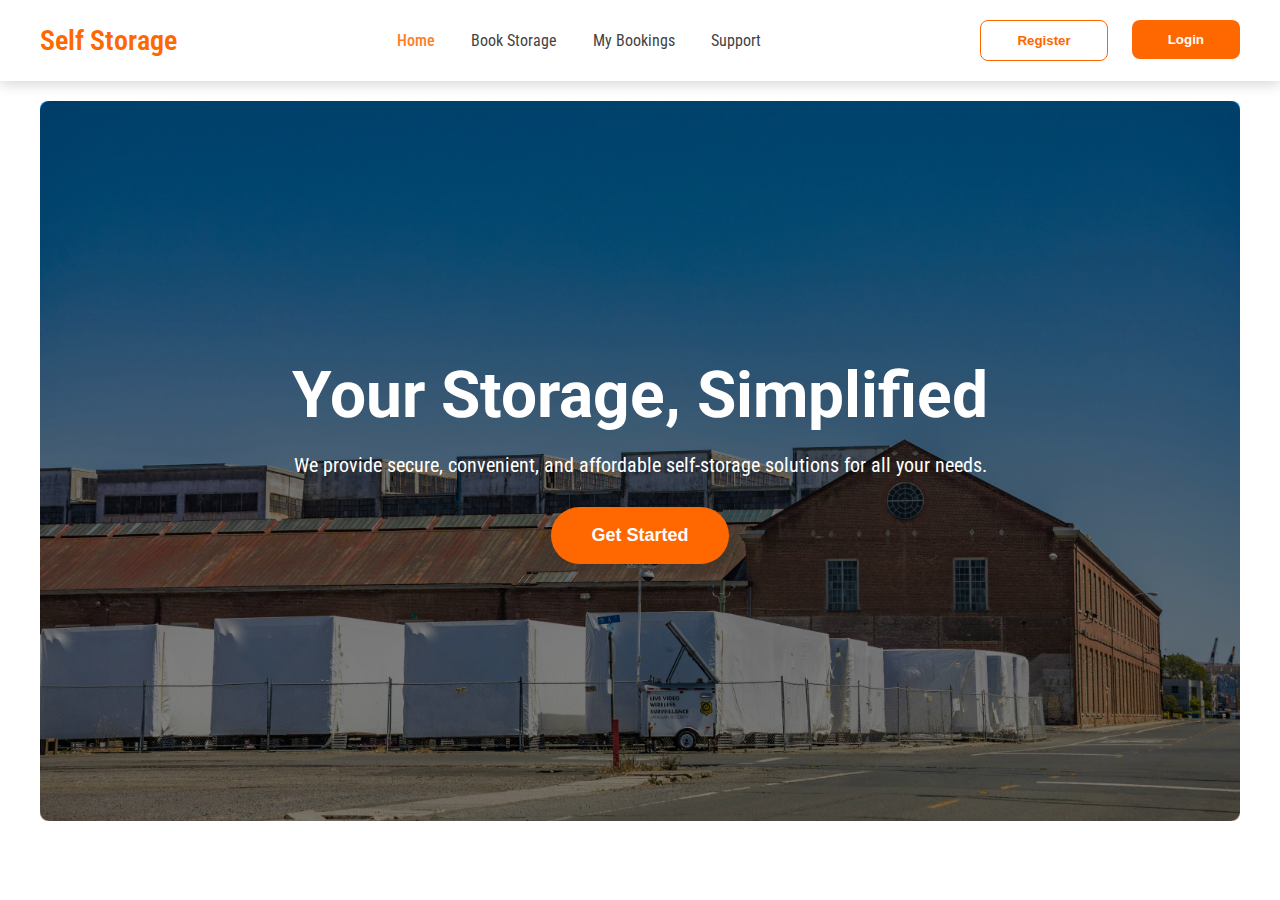
<file: frontend/index.html>
<!DOCTYPE html>
<html lang="en">
<head>
    <meta charset="UTF-8">
    <meta name="viewport" content="width=device-width, initial-scale=1.0">
    <title>Self Storage</title>
    <link rel="stylesheet" href="styles/main.css">
    <link rel="stylesheet" href="https://fonts.googleapis.com/css2?family=Roboto:wght@400;500;600;700&display=swap">
    <link rel="stylesheet" href="https://fonts.googleapis.com/css2?family=Roboto+Condensed:wght@300;400;500;600;700&display=swap">
</head>
<body>
    <header>
        <nav>
            <a href="#"><div id="navbar-brand">Self <span>Storage</span></div></a>
            <ul id="navitems">
              <a href="#"><li class="navitem active">Home</li></a>
               <a href="dashboard.html"><li class="navitem">Book Storage</li></a> 
                <a href="dashboard.html"><li class="navitem">My Bookings</li></a>
               <a href="#support"><li class="navitem">Support</li></a>
            </ul>
            <div class="auth-buttons">
                <a href="register.html"> <button id="register-btn">Register</button></a>
                <a href="login.html"><button id="login-btn">Login</button></a>
            </div>
        </nav>

        <!-- Hero Section -->
        <section id="hero-section">
            <div class="hero-overlay">
                <h1 class="hero-header">Your Storage, Simplified</h1>
                <p class="hero-subtext">We provide secure, convenient, and affordable self-storage solutions for all your needs.</p>
                
                <div>
               <a href="login.html"><button class="cta-button btn-primary">Get Started</button></a> 

                </div>
            </div>
        </section>
    </header>
</body>
</html>
</file>
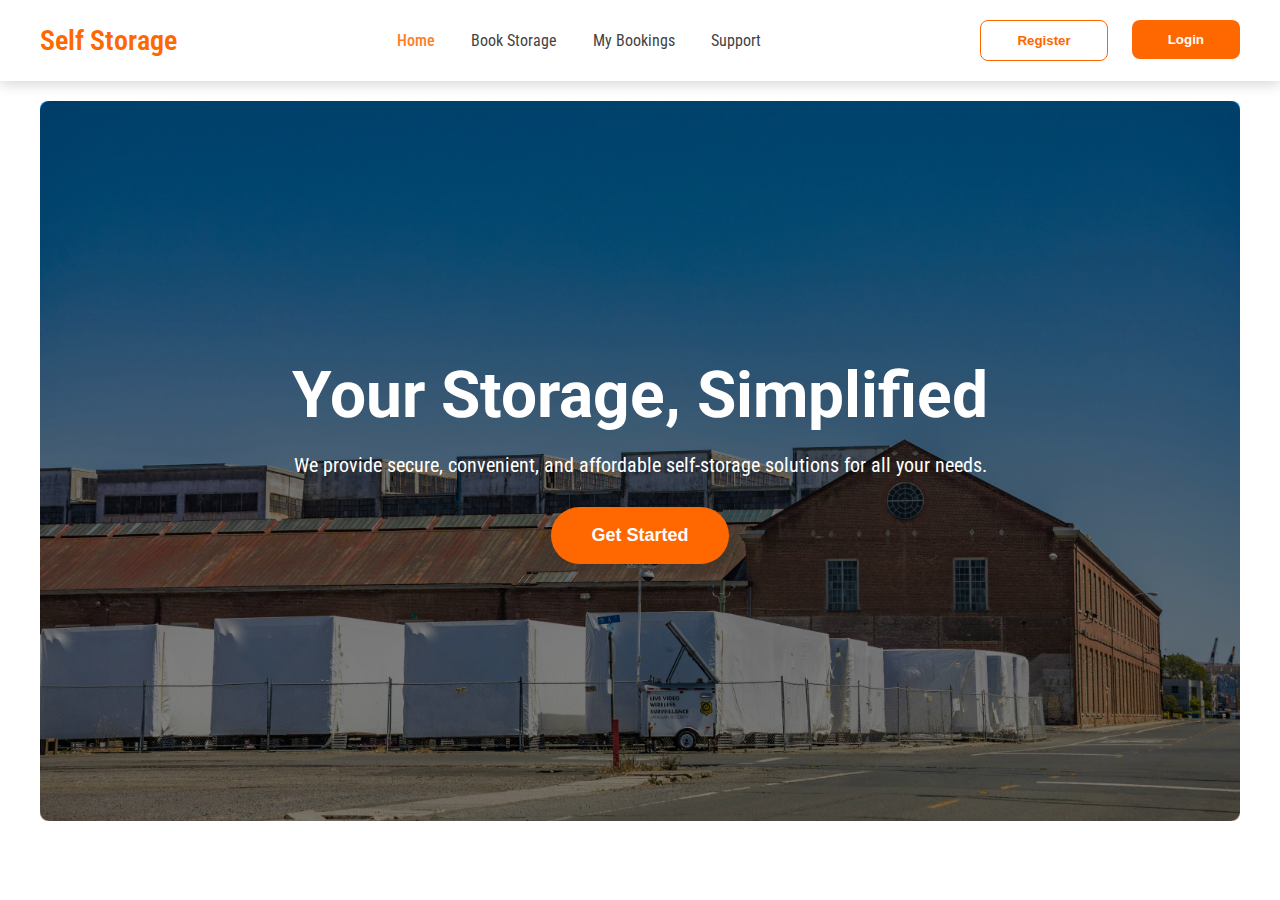
<file: Capstone-Group5/frontend/index.html>
<!DOCTYPE html>
<html lang="en">
<head>
    <meta charset="UTF-8">
    <meta name="viewport" content="width=device-width, initial-scale=1.0">
    <title>Self Storage</title>
    <link rel="stylesheet" href="styles/main.css">
    <link rel="stylesheet" href="https://fonts.googleapis.com/css2?family=Roboto:wght@400;500;600;700&display=swap">
    <link rel="stylesheet" href="https://fonts.googleapis.com/css2?family=Roboto+Condensed:wght@300;400;500;600;700&display=swap">
</head>
<body>
    <header>
        <nav>
            <div id="navbar-brand">Self <span>Storage</span></div>
            <ul id="navitems">
                <li class="navitem active">Home</li>
                <li class="navitem">Book Storage</li>
                <li class="navitem">My Bookings</li>
                <li class="navitem">Support</li>
            </ul>
            <div class="auth-buttons">
                <a href="register.html"> <button id="register-btn">Register</button></a>
                <a><button id="login-btn">Login</button></a>
            </div>
        </nav>

        <!-- Hero Section -->
        <section id="hero-section">
            <div class="hero-overlay">
                <h1 class="hero-header">Your Storage, Simplified</h1>
                <p class="hero-subtext">We provide secure, convenient, and affordable self-storage solutions for all your needs.</p>
                
                <div>
                <button class="cta-button btn-primary">Get Started</button>

                </div>
            </div>
        </section>
    </header>
</body>
</html>
</file>
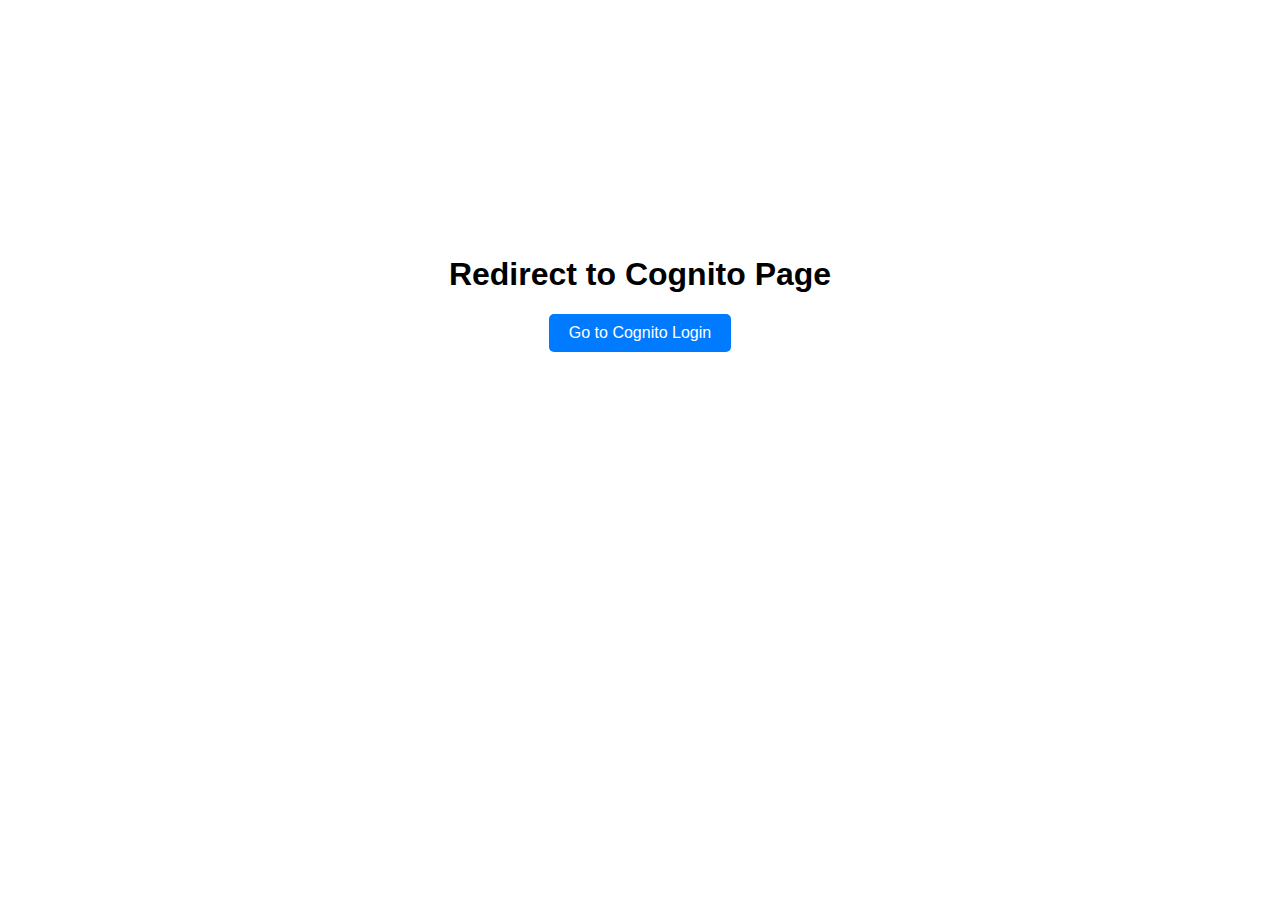
<file: front_end/cognito-login/index.html>
<!DOCTYPE html>
<html lang="en">
<head>
    <meta charset="UTF-8">
    <meta name="viewport" content="width=device-width, initial-scale=1.0">
    <title>Redirect Button</title>
    <style>
        body {
            font-family: Arial, sans-serif;
            text-align: center;
            margin-top: 20%;
        }
        button {
            padding: 10px 20px;
            font-size: 16px;
            background-color: #007BFF;
            color: white;
            border: none;
            border-radius: 5px;
            cursor: pointer;
        }
        button:hover {
            background-color: #0056b3;
        }
    </style>
</head>
<body>
    <h1>Redirect to Cognito Page</h1>
    <button id="redirectButton">Go to Cognito Login</button>

    <script>
        document.getElementById('redirectButton').addEventListener('click', function () {
            const url = "https://49a3jobn2cps78ide8s0rcenm1.auth.eu-west-1.amazoncognito.com/oauth2/authorize?client_id=49a3jobn2cps78ide8s0rcenm1&response_type=code&redirect_uri=http://localhost";
            window.location.href = url;
        });
    </script>
</body>
</html>
</file>
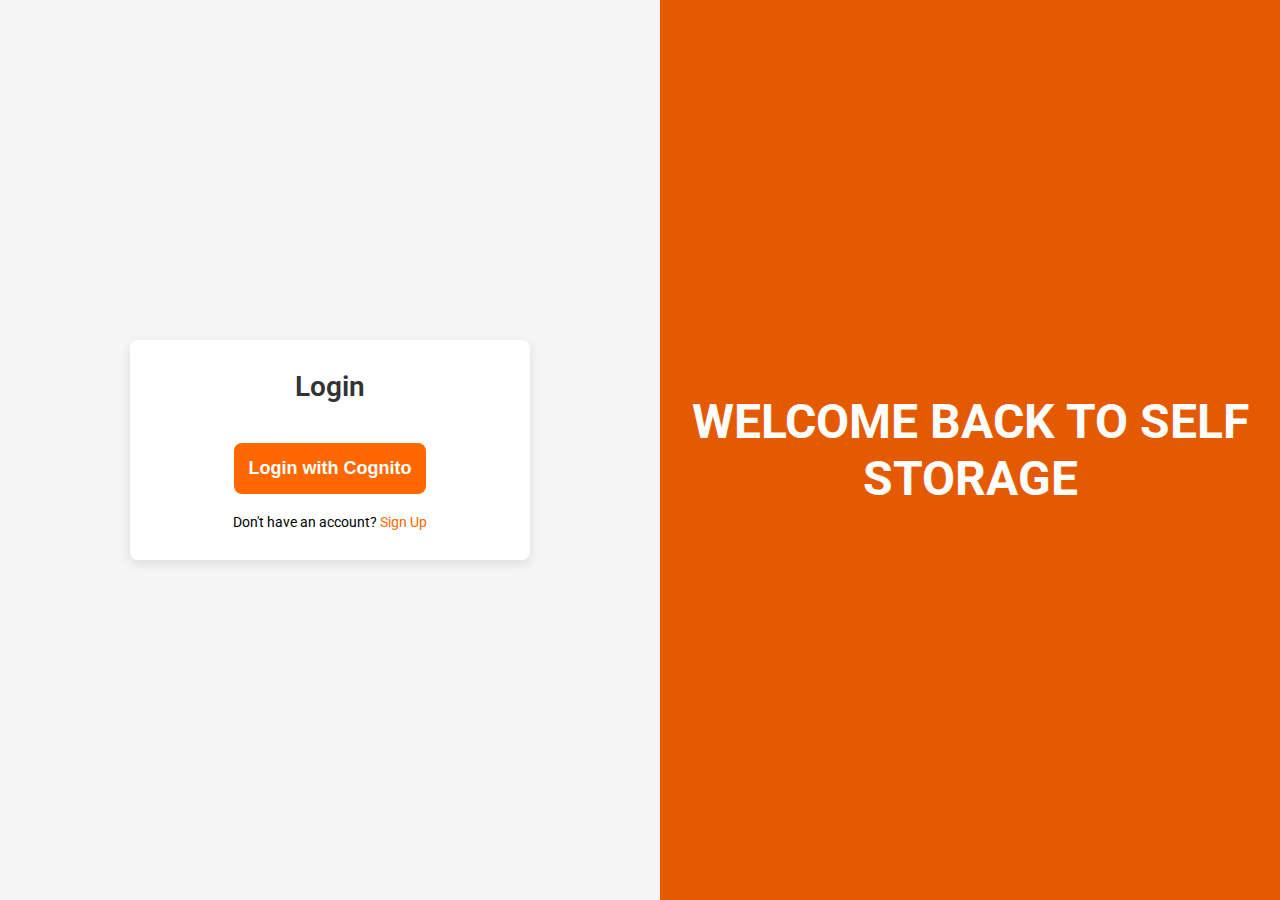
<file: frontend/login.html>
<!DOCTYPE html>
<html lang="en">
<head>
    <meta charset="UTF-8">
    <meta name="viewport" content="width=device-width, initial-scale=1.0">
    <title>Login</title>
    <link rel="stylesheet" href="styles/login.css">
    <link rel="stylesheet" href="https://fonts.googleapis.com/css2?family=Roboto:wght@400;500;600;700&display=swap">
</head>
<body>
    <div class="login-container">
        <div class="left-side">
            <div class="form-container">
                <h2 class="form-header">Login</h2>
                <!-- Just a redirect button -->
                <button onclick="redirectToCognitoLogin()" class="cta-button">Login with Cognito</button>

                <!-- Register Link -->
                <div class="form-links">
                    <p>Don't have an account? <a href="register.html" class="signup-link">Sign Up</a></p>
                </div>
            </div>
        </div>

        <div class="right-side">
            <div class="right-overlay">
                <h1 class="overlay-text">Welcome Back to Self Storage</h1>
            </div>
        </div>
    </div>

    <script>
        // Replace these values with your Cognito details
        const clientId = '49a3jobn2cps78ide8s0rcenm1'; // Your Cognito Client ID
        const redirectUri = 'http://localhost'; // Your Redirect URI

        // Redirect to Cognito's hosted login page
        function redirectToCognitoLogin() {
            const authUrl = `https://49a3jobn2cps78ide8s0rcenm1.auth.eu-west-1.amazoncognito.com/oauth2/authorize?client_id=${clientId}&response_type=code&redirect_uri=${redirectUri}`;
            window.location.href = authUrl;
        }
    </script>
</body>
</html>
</file>
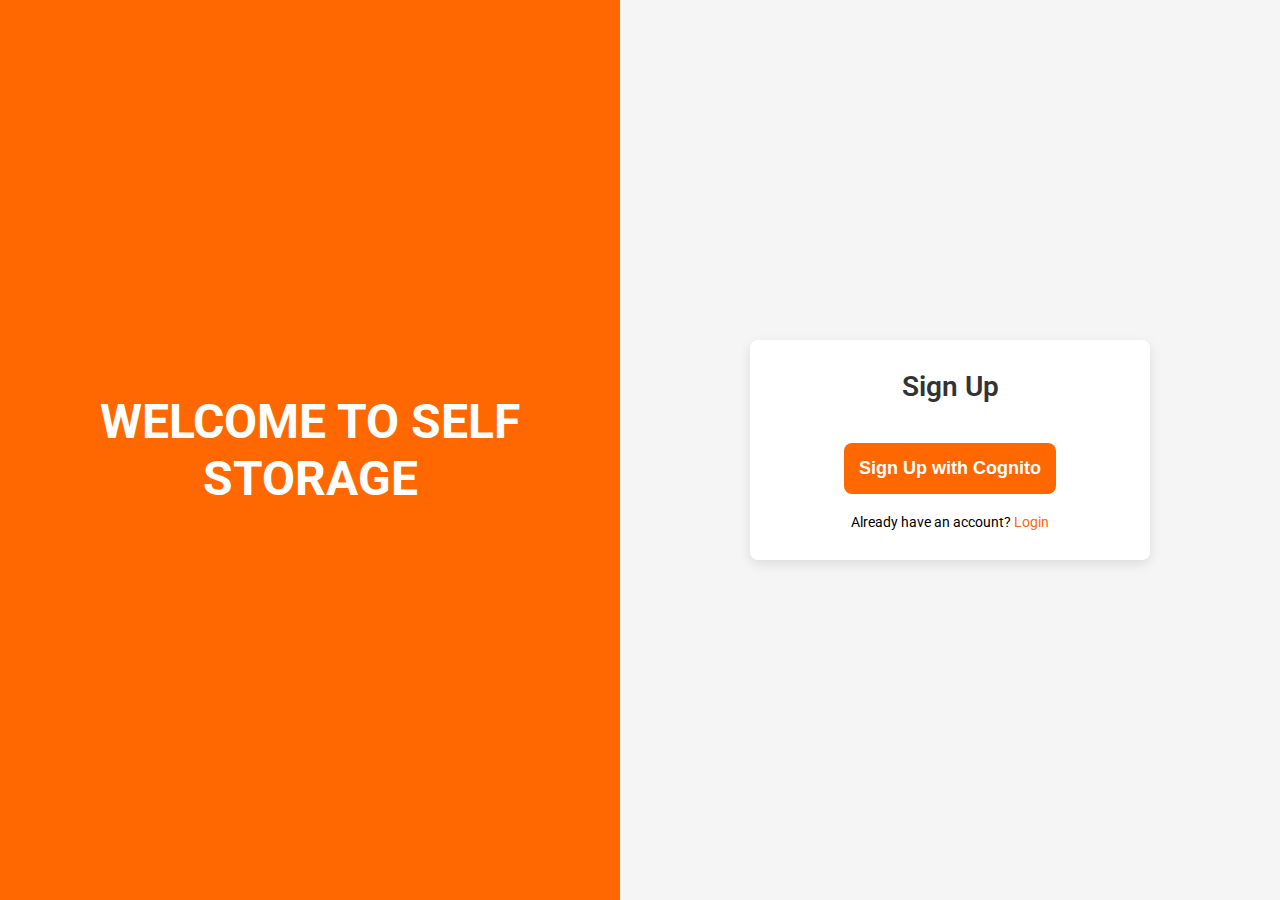
<file: frontend/register.html>
<!DOCTYPE html>
<html lang="en">
<head>
    <meta charset="UTF-8">
    <meta name="viewport" content="width=device-width, initial-scale=1.0">
    <title>Sign Up</title>
    <link rel="stylesheet" href="styles/register.css">
    <link rel="stylesheet" href="https://fonts.googleapis.com/css2?family=Roboto:wght@400;500;600;700&display=swap">
</head>
<body>
    <div class="signup-container">
        <div class="left-side">
            <div class="left-overlay">
                <h1 class="overlay-text">Welcome to Self Storage</h1>
            </div>
        </div>

        <div class="right-side">
            <div class="form-container">
                <h2 class="form-header">Sign Up</h2>
                <button onclick="redirectToCognitoSignUp()" class="cta-button">Sign Up with Cognito</button>

                <div class="form-links">
                    <p>Already have an account? <a href="login.html" class="login-link">Login</a></p>
                </div>
            </div>
        </div>
    </div>

    <script>
        const clientId = '49a3jobn2cps78ide8s0rcenm1'; 
        const redirectUri = 'http://localhost'; 
        function redirectToCognitoSignUp() {
            const signUpUrl = `https://49a3jobn2cps78ide8s0rcenm1.auth.eu-west-1.amazoncognito.com/oauth2/authorize?client_id=${clientId}&response_type=code&redirect_uri=${redirectUri}&scope=aws.cognito.signin.user.admin+email+openid+profile+phone`;
            window.location.href = signUpUrl;
        }
    </script>
</body>
</html>
</file>
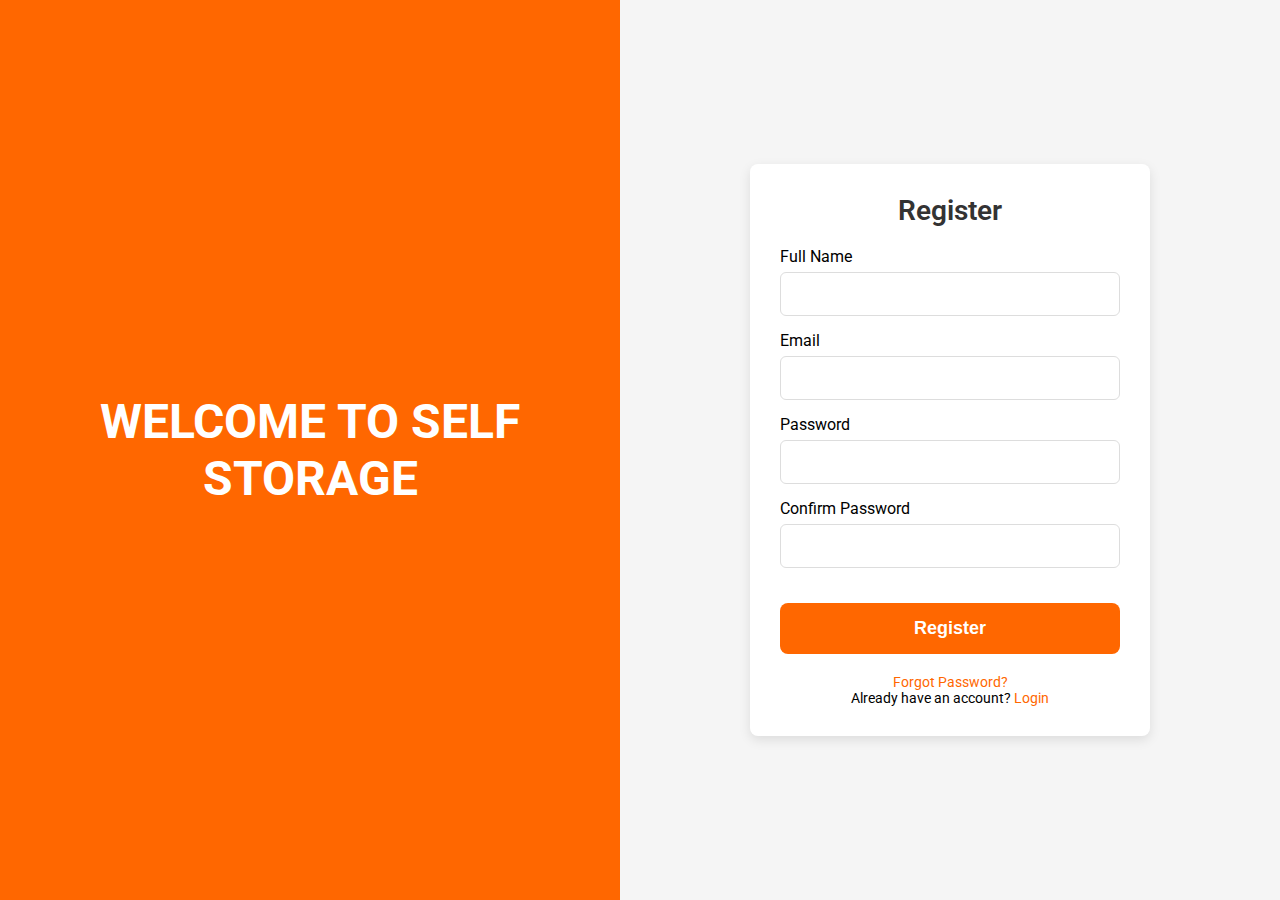
<file: Capstone-Group5/frontend/register.html>
<!DOCTYPE html>
<html lang="en">
<head>
    <meta charset="UTF-8">
    <meta name="viewport" content="width=device-width, initial-scale=1.0">
    <title>Sign Up</title>
    <link rel="stylesheet" href="styles/register.css">
    <link rel="stylesheet" href="https://fonts.googleapis.com/css2?family=Roboto:wght@400;500;600;700&display=swap">
</head>
<body>
    <div class="signup-container">
        <div class="left-side">
            <div class="left-overlay">
                <h1 class="overlay-text">Welcome to Self Storage</h1>
            </div>
        </div>

        <div class="right-side">
            <div class="form-container">
                <h2 class="form-header">Register</h2>

                <!-- Registration Form -->
                <form class="signup-form">
                    <div class="input-group">
                        <label for="name">Full Name</label>
                        <input type="text" id="name" name="name" required>
                    </div>
                    <div class="input-group">
                        <label for="email">Email</label>
                        <input type="email" id="email" name="email" required>
                    </div>
                    <div class="input-group">
                        <label for="password">Password</label>
                        <input type="password" id="password" name="password" required>
                    </div>
                    <div class="input-group">
                        <label for="confirm-password">Confirm Password</label>
                        <input type="password" id="confirm-password" name="confirm-password" required>
                    </div>
                    <button type="submit" class="cta-button">Register</button>
                </form>

                <!-- Forgot Password & Login Links -->
                <div class="form-links">
                    <a href="#" class="forgot-password">Forgot Password?</a>
                    <p>Already have an account? <a href="/login" class="login-link">Login</a></p>
                </div>
            </div>
        </div>
    </div>
</body>
</html>
</file>
<file: frontend/styles/main.css>
* {
    padding: 0;
    margin: 0;
    box-sizing: border-box;
}

body {
    background-color: white;
    font-family: 'Roboto Condensed', sans-serif;
}

nav {
    display: flex;
    align-items: center;
    justify-content: space-between;
    background-color: white;
    width: 100%;
    padding: 20px 40px;
    box-shadow: 0 4px 12px rgba(0, 0, 0, 0.15); /* Navbar shadow for elevation */
}

#navitems {
    display: flex;
    gap: 36px;
    align-items: center;
    justify-content: center;
}

li.navitem {
    font-weight: 400;
    font-size: 16px !important;
    list-style: none;
    text-decoration: none;
    color: #222;
    opacity: 0.85;
    
}

li.navitem:hover{
    color: #e55a00;
}

li.navitem.active{
    color:#ff6700;
    font-weight: 500;
}

#navbar-brand {
    color: #ff6700;
    font-size: 28px;
    font-weight: 600;
}

.auth-buttons {
   gap: 24px;
   display: flex;
}

#register-btn {
    background-color: transparent;
    padding: 12px 36px;
    color: #ff6700;
    font-weight: 600;
    border: solid #ff6700 1px;
    border-radius: 8px;
}

#register-btn:hover{
    cursor: pointer;
    background-color: #ff6700;
    color: white;
    transition: 0.6s;

}

#login-btn {
    background-color: #ff6700;
    padding: 12px 36px;
    color: white;
    font-weight: 600;
    border: transparent;
    border-radius: 8px;
}

#login-btn:hover{
    background-color: transparent;
    color: #ff6700;
    border: #ff6700 solid 1px;
    cursor: pointer;
    transition: 0.6s;

}

/* Hero Section Styles */
#hero-section {
    background-image: url('../assets/pexels-robertkso-12171793.jpg'); 
    background-size: cover;
    background-position: center;
    height: 80vh; 
    margin: 20px 40px; 
    padding: 50px;
    position: relative;
    border-radius: 8px; 
    overflow: hidden; 
}

.hero-overlay {
    background-color: rgba(0, 0, 0, 0.5); /* Semi-transparent black overlay */
    color: white;
    text-align: center;
    padding: 60px 30px;
    border-radius: 10px;
    position: absolute;
    top: 0;
    left: 0;
    right: 0;
    bottom: 0; /* Makes the overlay cover the entire hero section */
    display: flex;
    flex-direction: column;
    align-items: center;
    justify-content: center;
}

.hero-header {
    font-family: 'Roboto', sans-serif;
    font-size: 64px; /* Increased header size */
    font-weight: 700;
    margin-bottom: 20px;
}

.hero-subtext {
    font-size: 20px; 
    margin-bottom: 30px;
}

.btn-primary{
    background-color: #ff6700;
    color: white;
    cursor: pointer;
    transition: background-color 0.3s ease;
}

.cta-button {
    color: white;
    font-weight: 600;
    font-size: 18px;
    padding: 18px 40px; /* Larger button size */
    border: none;
    border-radius: 30px; /* Rounded corners */
 
}

.cta-button:hover {
    background-color: #e55a00;
}

a{
    text-decoration: none !important;
}

.menutab{
    padding-top: 24px;
    padding-left: 0;

}

.menutab li{
    list-style: none;
}
</file>
<file: Capstone-Group5/frontend/styles/main.css>
* {
    padding: 0;
    margin: 0;
    box-sizing: border-box;
}

body {
    background-color: white;
    font-family: 'Roboto Condensed', sans-serif;
}

nav {
    display: flex;
    align-items: center;
    justify-content: space-between;
    background-color: white;
    width: 100%;
    padding: 20px 40px;
    box-shadow: 0 4px 12px rgba(0, 0, 0, 0.15); /* Navbar shadow for elevation */
}

#navitems {
    display: flex;
    gap: 36px;
}

li.navitem {
    font-weight: 400;
    font-size: 16px !important;
    list-style: none;
    text-decoration: none;
    color: #222;
    opacity: 0.85;
}

li.navitem.active{
    color:#ff6700;
    font-weight: 500;
}

#navbar-brand {
    color: #ff6700;
    font-size: 28px;
    font-weight: 600;
}

.auth-buttons {
   gap: 24px;
   display: flex;
}

#register-btn {
    background-color: transparent;
    padding: 12px 36px;
    color: #ff6700;
    font-weight: 600;
    border: solid #ff6700 1px;
    border-radius: 8px;
}

#login-btn {
    background-color: #ff6700;
    padding: 12px 36px;
    color: white;
    font-weight: 600;
    border: none;
    border-radius: 8px;
}

/* Hero Section Styles */
#hero-section {
    background-image: url('../assets/pexels-robertkso-12171793.jpg'); /* Replace with your actual image URL */
    background-size: cover;
    background-position: center;
    height: 80vh; /* Adjusted height, now not spanning the entire screen */
    margin: 20px 40px; /* Centered horizontally with margin on top and bottom */
    padding: 50px;
    position: relative;
    border-radius: 8px; /* Optional: Adds rounded corners to the hero section */
    overflow: hidden; /* Prevents any overflow */
}

.hero-overlay {
    background-color: rgba(0, 0, 0, 0.5); /* Semi-transparent black overlay */
    color: white;
    text-align: center;
    padding: 60px 30px;
    border-radius: 10px;
    position: absolute;
    top: 0;
    left: 0;
    right: 0;
    bottom: 0; /* Makes the overlay cover the entire hero section */
    display: flex;
    flex-direction: column;
    align-items: center;
    justify-content: center;
}

.hero-header {
    font-family: 'Roboto', sans-serif;
    font-size: 64px; /* Increased header size */
    font-weight: 700;
    margin-bottom: 20px;
}

.hero-subtext {
    font-size: 20px; /* Larger subtext for better visibility */
    margin-bottom: 30px;
}

.btn-primary{
    background-color: #ff6700;
    color: white;
    cursor: pointer;
    transition: background-color 0.3s ease;
}

.cta-button {
    color: white;
    font-weight: 600;
    font-size: 18px;
    padding: 18px 40px; /* Larger button size */
    border: none;
    border-radius: 30px; /* Rounded corners */
 
}

.cta-button:hover {
    background-color: #e55a00;
}
</file>
<file: frontend/styles/login.css>
/* Global Styles */
* {
    padding: 0;
    margin: 0;
    box-sizing: border-box;
}

body {
    font-family: 'Roboto', sans-serif;
    background-color: #f5f5f5;
}

.login-container {
    display: flex;
    height: 100vh;
}

/* Left Side (Login Form) */
.left-side {
    flex: 1;
    display: flex;
    justify-content: center;
    align-items: center;
    padding: 20px;
}

.form-container {
    background-color: white;
    width: 100%;
    max-width: 400px;
    border-radius: 8px;
    padding: 30px;
    box-shadow: 0 4px 12px rgba(0, 0, 0, 0.1);
    text-align: center;
}

.form-header {
    font-size: 28px;
    font-weight: 600;
    margin-bottom: 20px;
    color: #333;
}

.login-form {
    display: flex;
    flex-direction: column;
    gap: 15px;
}

.input-group {
    display: flex;
    flex-direction: column;
    align-items: flex-start;
}

input {
    width: 100%;
    padding: 12px;
    margin-top: 6px;
    border: 1px solid #ddd;
    border-radius: 6px;
    font-size: 16px;
}

input:focus {
    outline: none;
    border-color: #ff6700;
}

.cta-button {
    background-color: #ff6700;
    color: white;
    font-weight: 600;
    font-size: 18px;
    padding: 15px;
    border: none;
    border-radius: 8px;
    cursor: pointer;
    transition: background-color 0.3s;
    margin-top: 20px;
}

.cta-button:hover {
    background-color: #e55a00;
}

/* Links */
.forgot-password {
    font-size: 14px;
    color: #ff6700;
    text-decoration: none;
}

.forgot-password:hover {
    text-decoration: underline;
}

.form-links {
    margin-top: 20px;
    font-size: 14px;
}

.signup-link {
    color: #ff6700;
    text-decoration: none;
}

.signup-link:hover {
    text-decoration: underline;
}

/* Right Side (Background Image with Overlay) */
.right-side {
    flex: 1;
    background-image: url('../assets/pexels-robertkso-12171793.jpg'); /* Replace with your actual image URL */
    background-size: cover;
    background-position: center;
    position: relative;
}

.right-overlay {
    position: absolute;
    top: 0;
    left: 0;
    right: 0;
    bottom: 0;
    background-color: #e55a00;/* Primary color overlay */
    display: flex;
    justify-content: center;
    align-items: center;
}

.overlay-text {
    color: white;
    font-size: 48px;
    text-align: center;
    font-weight: 700;
    text-transform: uppercase;
    padding: 20px;
}

/* Responsiveness */
@media screen and (max-width: 768px) {
    .overlay-text {
        font-size: 36px;
    }

    .form-container {
        width: 90%;
        max-width: 400px;
    }

    .login-container {
        flex-direction: column;
    }

    .left-side {
        height: 50vh;
        max-height: 400px;
    }

    .right-side {
        height: 50vh;
        max-height: 400px;
    }
}
</file>
<file: frontend/styles/register.css>
/* Global Styles */
* {
    padding: 0;
    margin: 0;
    box-sizing: border-box;
}

body {
    font-family: 'Roboto', sans-serif;
    background-color: #f5f5f5;
}

.signup-container {
    display: flex;
    height: 100vh;
}

/* Left Side (Background Image with Overlay) */
.left-side {
    flex: 1;
    background-image: url('../assets/pexels-handiboyz-5775099.jpg'); /* Replace with your actual image URL */
    background-size: cover;
    background-position: center;
    position: relative;
}

.left-overlay {
    position: absolute;
    top: 0;
    left: 0;
    right: 0;
    bottom: 0;
    background-color: #ff6700; /* Primary color overlay (adjust color as needed) */
    display: flex;
    justify-content: center;
    align-items: center;
}

.overlay-text {
    color: white;
    font-size: 48px;
    text-align: center;
    font-weight: 700;
    text-transform: uppercase;
    padding: 20px;
}

/* Right Side (Form) */
.right-side {
    flex: 1;
    display: flex;
    justify-content: center;
    align-items: center;
    padding: 20px;
}

.form-container {
    background-color: white;
    width: 100%;
    max-width: 400px;
    border-radius: 8px;
    padding: 30px;
    box-shadow: 0 4px 12px rgba(0, 0, 0, 0.1);
    text-align: center;
}

.form-header {
    font-size: 28px;
    font-weight: 600;
    margin-bottom: 20px;
    color: #333;
}

.signup-form {
    display: flex;
    flex-direction: column;
    gap: 15px;
}

.input-group {
    display: flex;
    flex-direction: column;
    align-items: flex-start;
}

input {
    width: 100%;
    padding: 12px;
    margin-top: 6px;
    border: 1px solid #ddd;
    border-radius: 6px;
    font-size: 16px;
}

input:focus {
    outline: none;
    border-color: #ff6700;
}

.cta-button {
    background-color: #ff6700;
    color: white;
    font-weight: 600;
    font-size: 18px;
    padding: 15px;
    border: none;
    border-radius: 8px;
    cursor: pointer;
    transition: background-color 0.3s;
    margin-top: 20px;
}

.cta-button:hover {
    background-color: #e55a00;
}

/* Links */
.forgot-password {
    font-size: 14px;
    color: #ff6700;
    text-decoration: none;
}

.forgot-password:hover {
    text-decoration: underline;
}

.form-links {
    margin-top: 20px;
    font-size: 14px;
}

.login-link {
    color: #ff6700;
    text-decoration: none;
}

.login-link:hover {
    text-decoration: underline;
}

/* Responsiveness */
@media screen and (max-width: 768px) {
    .overlay-text {
        font-size: 36px;
    }

    .form-container {
        width: 90%;
        max-width: 400px;
    }

    .signup-container {
        flex-direction: column;
    }

    .left-side {
        height: 50vh;
        max-height: 400px;
    }
}
</file>
<file: Capstone-Group5/frontend/styles/register.css>
/* Global Styles */
* {
    padding: 0;
    margin: 0;
    box-sizing: border-box;
}

body {
    font-family: 'Roboto', sans-serif;
    background-color: #f5f5f5;
}

.signup-container {
    display: flex;
    height: 100vh;
}

/* Left Side (Background Image with Overlay) */
.left-side {
    flex: 1;
    background-image: url('../assets/pexels-handiboyz-5775099.jpg'); /* Replace with your actual image URL */
    background-size: cover;
    background-position: center;
    position: relative;
}

.left-overlay {
    position: absolute;
    top: 0;
    left: 0;
    right: 0;
    bottom: 0;
    background-color: #ff6700; /* Primary color overlay (adjust color as needed) */
    display: flex;
    justify-content: center;
    align-items: center;
}

.overlay-text {
    color: white;
    font-size: 48px;
    text-align: center;
    font-weight: 700;
    text-transform: uppercase;
    padding: 20px;
}

/* Right Side (Form) */
.right-side {
    flex: 1;
    display: flex;
    justify-content: center;
    align-items: center;
    padding: 20px;
}

.form-container {
    background-color: white;
    width: 100%;
    max-width: 400px;
    border-radius: 8px;
    padding: 30px;
    box-shadow: 0 4px 12px rgba(0, 0, 0, 0.1);
    text-align: center;
}

.form-header {
    font-size: 28px;
    font-weight: 600;
    margin-bottom: 20px;
    color: #333;
}

.signup-form {
    display: flex;
    flex-direction: column;
    gap: 15px;
}

.input-group {
    display: flex;
    flex-direction: column;
    align-items: flex-start;
}

input {
    width: 100%;
    padding: 12px;
    margin-top: 6px;
    border: 1px solid #ddd;
    border-radius: 6px;
    font-size: 16px;
}

input:focus {
    outline: none;
    border-color: #ff6700;
}

.cta-button {
    background-color: #ff6700;
    color: white;
    font-weight: 600;
    font-size: 18px;
    padding: 15px;
    border: none;
    border-radius: 8px;
    cursor: pointer;
    transition: background-color 0.3s;
    margin-top: 20px;
}

.cta-button:hover {
    background-color: #e55a00;
}

/* Links */
.forgot-password {
    font-size: 14px;
    color: #ff6700;
    text-decoration: none;
}

.forgot-password:hover {
    text-decoration: underline;
}

.form-links {
    margin-top: 20px;
    font-size: 14px;
}

.login-link {
    color: #ff6700;
    text-decoration: none;
}

.login-link:hover {
    text-decoration: underline;
}

/* Responsiveness */
@media screen and (max-width: 768px) {
    .overlay-text {
        font-size: 36px;
    }

    .form-container {
        width: 90%;
        max-width: 400px;
    }

    .signup-container {
        flex-direction: column;
    }

    .left-side {
        height: 50vh;
        max-height: 400px;
    }
}
</file>
